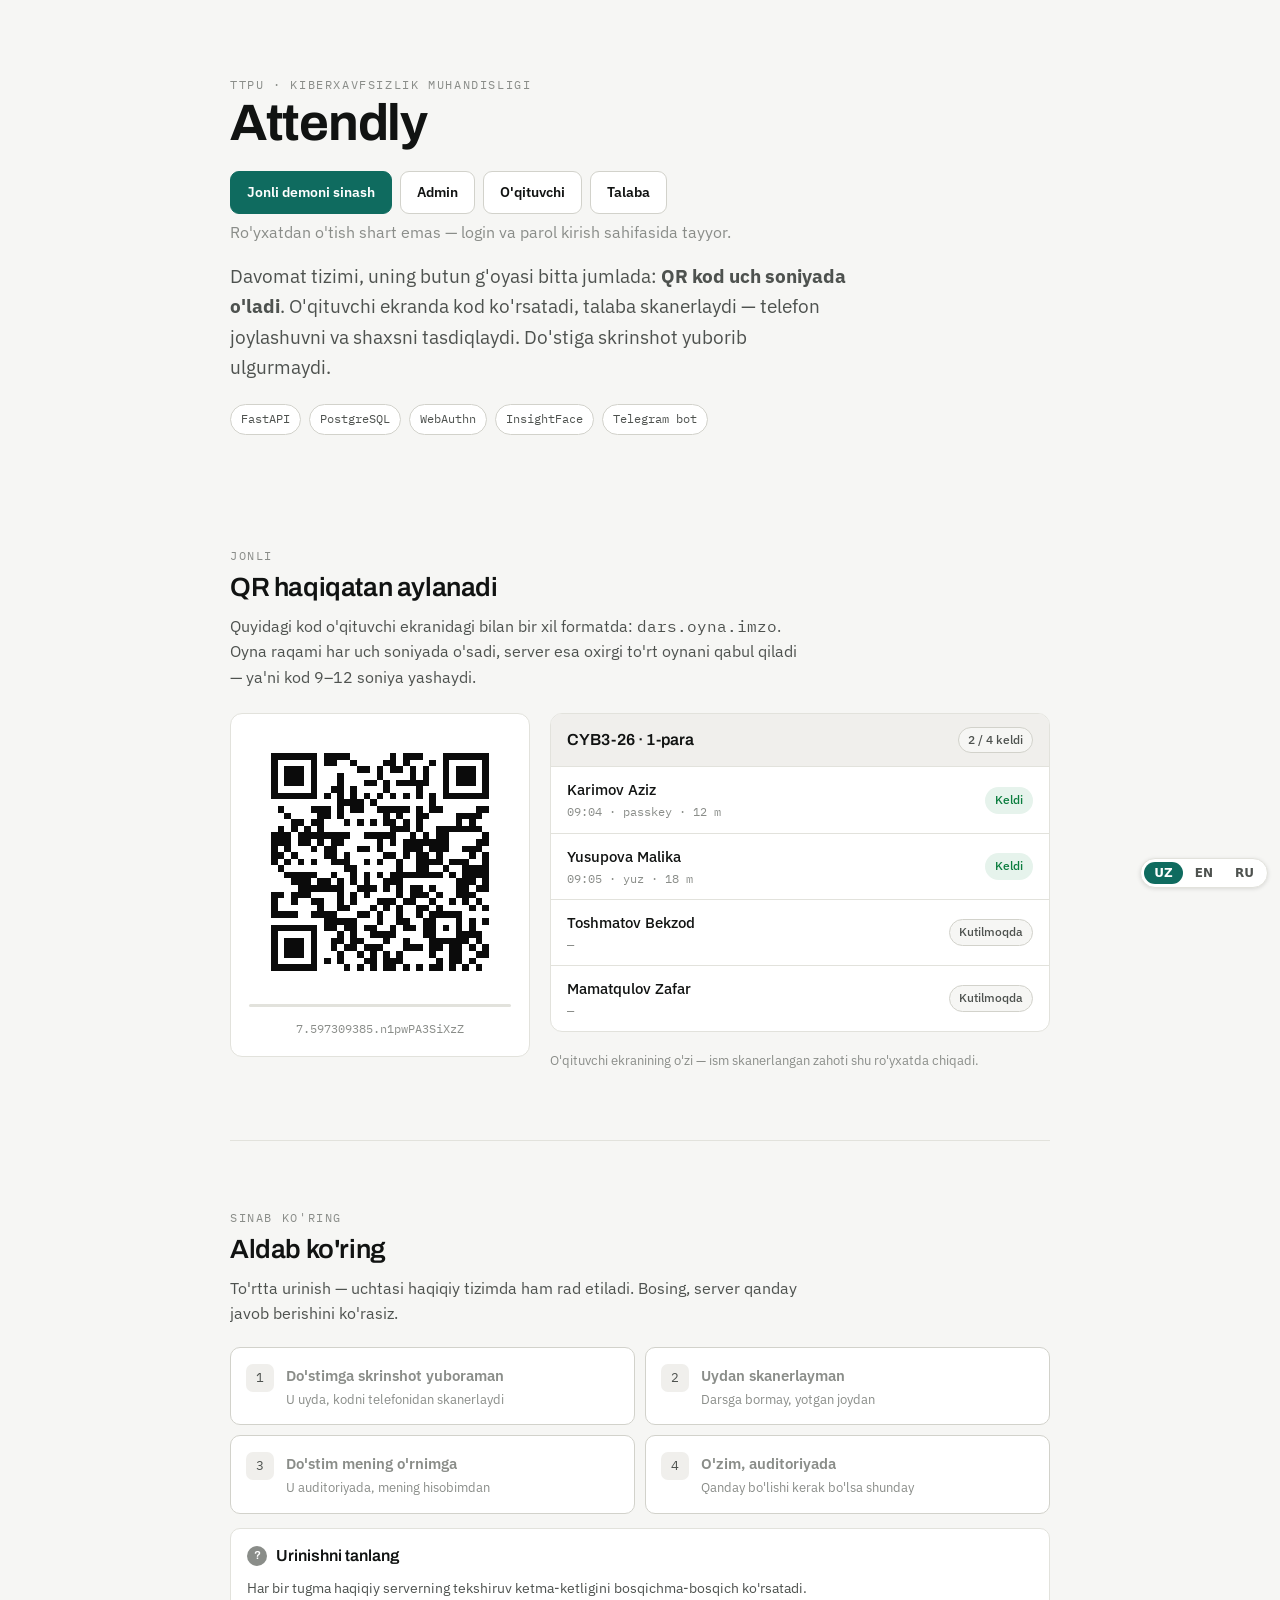
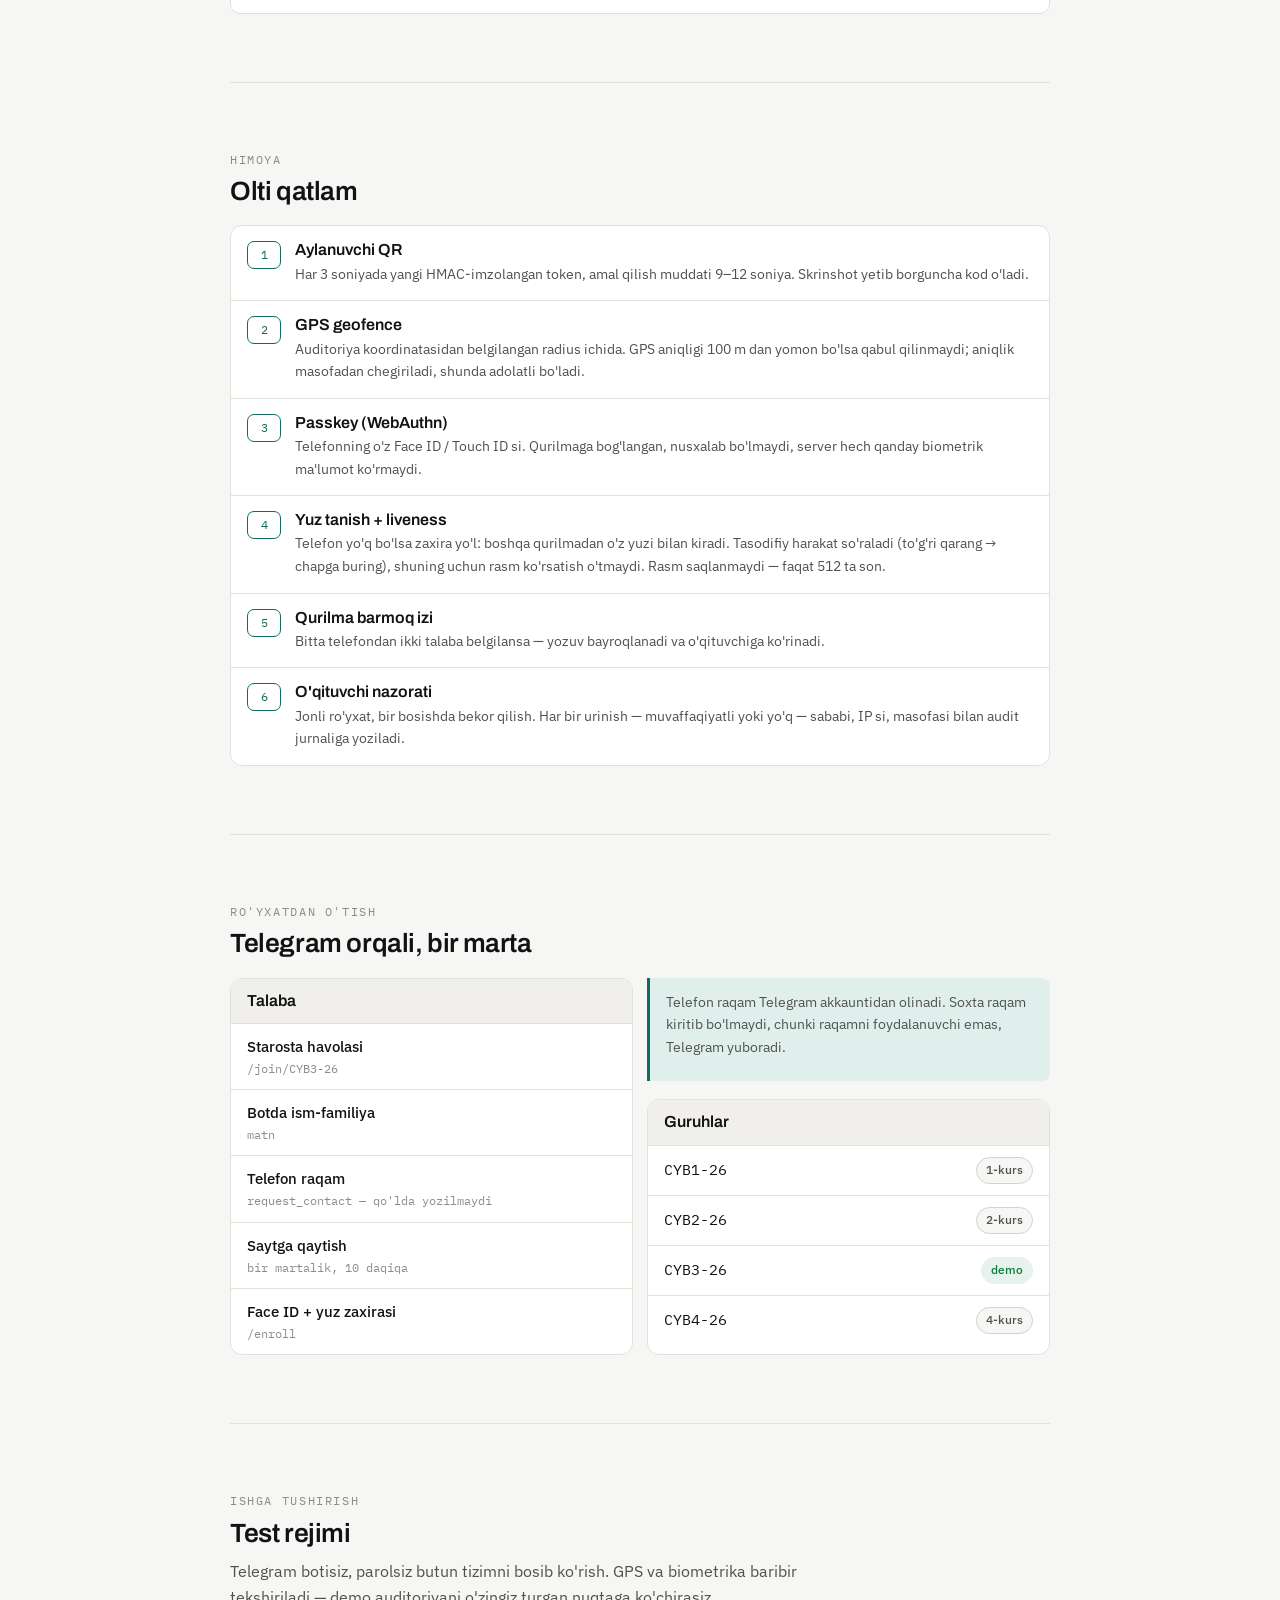
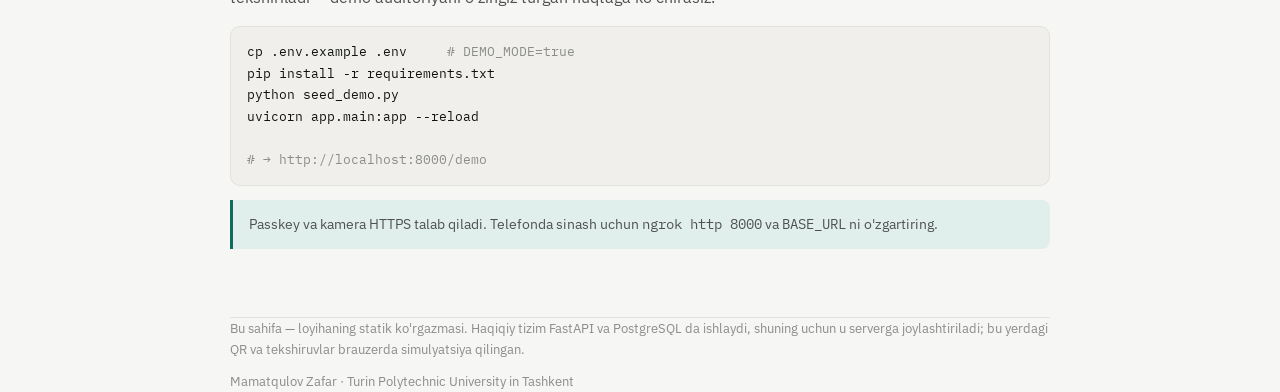
<file: docs/index.html>
<!doctype html>
<html lang="uz">
<head>
<meta charset="utf-8">
<meta name="viewport" content="width=device-width, initial-scale=1, viewport-fit=cover">
<meta name="theme-color" content="#0f6b5f">
<meta name="description" content="Attendly — TTPU davomat tizimi: har 3 soniyada yangilanadigan QR, GPS geofence, passkey va yuz tanish.">
<title>Attendly</title>
<link rel="preconnect" href="https://fonts.googleapis.com">
<link rel="preconnect" href="https://fonts.gstatic.com" crossorigin>
<link rel="stylesheet" href="https://fonts.googleapis.com/css2?family=Archivo:wght@500;600;700&family=IBM+Plex+Mono:wght@400;500&family=IBM+Plex+Sans:wght@400;500;600&display=swap">
<style>
/* Layout: bitta ustun, tik ritm keng; qahramon — tirik QR paneli */
:root{
  --bg:#f6f6f4; --surface:#ffffff; --sunken:#f0efec;
  --ink:#111312; --ink-2:#4e524f; --muted:#8a8d89;
  --line:#e2e2dc; --line-2:#d2d2cb;
  --accent:#0f6b5f; --accent-ink:#ffffff; --accent-soft:#e1efec;
  --ok:#0b7d3e; --warn:#a9700a; --bad:#c23131;
  --ok-soft:#e6f3ec; --warn-soft:#fbf2df; --bad-soft:#fbeaea;
  --display:'Archivo',system-ui,sans-serif;
  --body:'IBM Plex Sans',system-ui,sans-serif;
  --mono:'IBM Plex Mono',ui-monospace,monospace;
  --r:12px;
}
@media (prefers-color-scheme:dark){ :root:not([data-theme="light"]){
  color-scheme:dark;
  --bg:#101211; --surface:#191c1b; --sunken:#141716;
  --ink:#f3f4f2; --ink-2:#b6bab6; --muted:#878b87;
  --line:#2a2e2c; --line-2:#3a3f3c;
  --accent:#4fb5a3; --accent-ink:#0c1412; --accent-soft:#17302b;
  --ok:#53c07f; --warn:#d9a53c; --bad:#e97070;
  --ok-soft:#14261c; --warn-soft:#272013; --bad-soft:#2a1818;
}}
:root[data-theme="dark"]{
  color-scheme:dark;
  --bg:#101211; --surface:#191c1b; --sunken:#141716;
  --ink:#f3f4f2; --ink-2:#b6bab6; --muted:#878b87;
  --line:#2a2e2c; --line-2:#3a3f3c;
  --accent:#4fb5a3; --accent-ink:#0c1412; --accent-soft:#17302b;
  --ok:#53c07f; --warn:#d9a53c; --bad:#e97070;
  --ok-soft:#14261c; --warn-soft:#272013; --bad-soft:#2a1818;
}

*{box-sizing:border-box}
body{
  margin:0; background:var(--bg); color:var(--ink);
  font-family:var(--body); font-size:16px; line-height:1.6;
  -webkit-font-smoothing:antialiased;
}
.wrap{max-width:860px; margin:0 auto; padding-inline:20px; padding-block:0}
h1,h2,h3{font-family:var(--display); text-wrap:balance; margin:0; line-height:1.15}
h1{font-size:clamp(2.1rem,6vw,3.2rem); font-weight:700; letter-spacing:-.025em}
h2{font-size:clamp(1.3rem,3.4vw,1.65rem); font-weight:600; letter-spacing:-.015em}
h3{font-size:1rem; font-weight:600}
p{margin:0; color:var(--ink-2)}
a{color:var(--accent)}
.mono{font-family:var(--mono); font-variant-numeric:tabular-nums}

.eyebrow{
  font-family:var(--mono); font-size:.72rem; letter-spacing:.14em;
  text-transform:uppercase; color:var(--muted);
}
section{padding-block:clamp(40px,7vw,68px); border-top:1px solid var(--line)}
section:first-of-type{border-top:0}
.stack{display:grid; gap:18px}
.stack-sm{display:grid; gap:10px}

/* ---------- qahramon ---------- */
header.hero{padding-block:clamp(44px,8vw,76px) clamp(28px,5vw,44px)}
.hero .lede{font-size:clamp(1.02rem,2.3vw,1.18rem); max-width:56ch; margin-top:16px}
.tagstrip{display:flex; flex-wrap:wrap; gap:8px; margin-top:22px}
.tag{
  font-family:var(--mono); font-size:.74rem; padding:5px 10px;
  border:1px solid var(--line-2); border-radius:999px; color:var(--ink-2);
  background:var(--surface);
}

/* ---------- QR paneli ---------- */
.qrgrid{display:grid; gap:20px; grid-template-columns:1fr; align-items:start}
@media(min-width:720px){ .qrgrid{grid-template-columns:minmax(0,300px) minmax(0,1fr)} }
.qrcard{
  background:var(--surface); border:1px solid var(--line); border-radius:var(--r);
  padding:18px; display:grid; gap:12px; justify-items:center;
}
.qrbox{width:100%; max-width:260px; aspect-ratio:1; background:#fff; border-radius:8px; padding:8px}
.qrbox svg{width:100%; height:100%; display:block; shape-rendering:crispEdges}
.qrbox.dead{position:relative}
.qrbox.dead::after{
  content:"ESKIRGAN"; position:absolute; inset:0; display:grid; place-items:center;
  background:rgba(194,49,49,.92); color:#fff; border-radius:8px;
  font-family:var(--mono); font-size:.9rem; letter-spacing:.1em;
}
.ticker{width:100%; height:3px; background:var(--line); border-radius:2px; overflow:hidden}
.ticker i{display:block; height:100%; background:var(--accent); width:100%}
.tokenline{font-family:var(--mono); font-size:.76rem; color:var(--muted); word-break:break-all; text-align:center}

/* ---------- panel / qatorlar ---------- */
.panel{background:var(--surface); border:1px solid var(--line); border-radius:var(--r); overflow:hidden}
.panel-head{
  display:flex; align-items:center; justify-content:space-between; gap:12px;
  padding:13px 16px; border-bottom:1px solid var(--line); background:var(--sunken);
}
.panel-head h3{margin:0}
.rows{display:grid}
.row{
  display:flex; align-items:center; justify-content:space-between; gap:12px;
  padding:11px 16px; border-top:1px solid var(--line); font-size:.93rem;
}
.rows .row:first-child{border-top:0}
.row .who{min-width:0}
.row .who b{font-weight:500}
.row .sub{display:block; font-size:.76rem; color:var(--muted); font-family:var(--mono)}

.pill{
  font-size:.74rem; font-weight:500; padding:3px 9px; border-radius:999px;
  border:1px solid var(--line-2); color:var(--ink-2); background:var(--bg); white-space:nowrap;
}
.pill.ok{color:var(--ok); background:var(--ok-soft); border-color:transparent}
.pill.bad{color:var(--bad); background:var(--bad-soft); border-color:transparent}
.pill.warn{color:var(--warn); background:var(--warn-soft); border-color:transparent}

/* ---------- aldash simulyatori ---------- */
.tries{display:grid; gap:10px; grid-template-columns:1fr}
@media(min-width:620px){ .tries{grid-template-columns:1fr 1fr} }
.try{
  display:flex; gap:12px; align-items:flex-start; text-align:left; width:100%;
  padding:14px 15px; border:1px solid var(--line-2); border-radius:10px;
  background:var(--surface); color:var(--ink); font:inherit; cursor:pointer;
  transition:border-color .15s ease, background .15s ease;
}
.try:hover{border-color:var(--accent); background:var(--accent-soft)}
.try:disabled{opacity:.5; cursor:not-allowed}
.try:focus-visible{outline:2px solid var(--accent); outline-offset:2px}
.try .ico{
  flex:0 0 28px; height:28px; border-radius:7px; background:var(--sunken);
  display:grid; place-items:center; font-family:var(--mono); font-size:.8rem; color:var(--ink-2);
}
.try b{display:block; font-weight:600; font-size:.93rem}
.try span{display:block; font-size:.81rem; color:var(--muted); margin-top:2px}

.verdict{
  border-radius:10px; padding:14px 16px; border:1px solid var(--line);
  background:var(--surface); display:grid; gap:7px; min-height:84px;
}
.verdict .head{display:flex; align-items:center; gap:9px; font-weight:600; font-family:var(--display)}
.verdict .body{font-size:.9rem; color:var(--ink-2)}
.verdict .trace{font-family:var(--mono); font-size:.76rem; color:var(--muted)}
.verdict.ok{border-color:var(--ok); background:var(--ok-soft)}
.verdict.bad{border-color:var(--bad); background:var(--bad-soft)}
.verdict .head .mk{
  width:20px; height:20px; border-radius:50%; display:grid; place-items:center;
  font-size:.72rem; color:#fff; flex:0 0 20px;
}
.verdict.ok .mk{background:var(--ok)} .verdict.bad .mk{background:var(--bad)}

/* ---------- qatlamlar ---------- */
.layers{display:grid; gap:0; border:1px solid var(--line); border-radius:var(--r); overflow:hidden; background:var(--surface)}
.layer{display:grid; grid-template-columns:34px minmax(0,1fr); gap:14px; padding:15px 16px; border-top:1px solid var(--line)}
.layer:first-child{border-top:0}
.layer .n{
  font-family:var(--mono); font-size:.78rem; color:var(--accent);
  border:1px solid var(--accent); border-radius:7px; height:28px;
  display:grid; place-items:center;
}
.layer p{font-size:.88rem; margin-top:3px}

/* ---------- kod ---------- */
pre{
  margin:0; background:var(--sunken); border:1px solid var(--line); border-radius:10px;
  padding:14px 16px; overflow-x:auto; font-family:var(--mono); font-size:.82rem;
  line-height:1.65; color:var(--ink);
}
.note{
  border-left:3px solid var(--accent); background:var(--accent-soft);
  padding:13px 16px; border-radius:0 8px 8px 0; font-size:.89rem; color:var(--ink-2);
}
.grid2{display:grid; gap:14px; grid-template-columns:1fr}
@media(min-width:620px){ .grid2{grid-template-columns:1fr 1fr} }
footer{padding-block:34px 44px; border-top:1px solid var(--line); color:var(--muted); font-size:.84rem}
.sr{position:absolute; width:1px; height:1px; overflow:hidden; clip:rect(0 0 0 0)}
@media (prefers-reduced-motion:reduce){ *{transition-duration:.001ms !important; animation-duration:.001ms !important} }
</style>
</head>
<body>
<div class="wrap">

<header class="hero">
  <div class="eyebrow">TTPU · Kiberxavfsizlik muhandisligi</div>
  <h1>Attendly</h1>
  <div style="margin:18px 0 6px;display:flex;gap:8px;flex-wrap:wrap">
    <a href="login.html" style="display:inline-block;padding:9px 16px;border-radius:9px;text-decoration:none;font-weight:600;font-size:14px;border:1px solid var(--line-2);background:var(--accent);color:var(--accent-ink);border-color:var(--accent)">Jonli demoni sinash</a>
    <a href="admin/" style="display:inline-block;padding:9px 16px;border-radius:9px;text-decoration:none;font-weight:600;font-size:14px;border:1px solid var(--line-2);background:var(--surface);color:var(--ink)">Admin</a>
    <a href="teacher/" style="display:inline-block;padding:9px 16px;border-radius:9px;text-decoration:none;font-weight:600;font-size:14px;border:1px solid var(--line-2);background:var(--surface);color:var(--ink)">O'qituvchi</a>
    <a href="student/" style="display:inline-block;padding:9px 16px;border-radius:9px;text-decoration:none;font-weight:600;font-size:14px;border:1px solid var(--line-2);background:var(--surface);color:var(--ink)">Talaba</a></div>
  <p class="sm" style="color:var(--muted)">Ro'yxatdan o'tish shart emas — login va parol kirish sahifasida tayyor.</p>
  <p class="lede">Davomat tizimi, uning butun g'oyasi bitta jumlada: <b>QR kod uch soniyada
  o'ladi</b>. O'qituvchi ekranda kod ko'rsatadi, talaba skanerlaydi — telefon joylashuvni
  va shaxsni tasdiqlaydi. Do'stiga skrinshot yuborib ulgurmaydi.</p>
  <div class="tagstrip">
    <span class="tag">FastAPI</span>
    <span class="tag">PostgreSQL</span>
    <span class="tag">WebAuthn</span>
    <span class="tag">InsightFace</span>
    <span class="tag">Telegram bot</span>
  </div>
</header>

<section>
  <div class="eyebrow">Jonli</div>
  <h2 style="margin-top:8px">QR haqiqatan aylanadi</h2>
  <p style="margin-top:10px; max-width:58ch">Quyidagi kod o'qituvchi ekranidagi bilan bir xil
  formatda: <span class="mono">dars.oyna.imzo</span>. Oyna raqami har uch soniyada o'sadi,
  server esa oxirgi to'rt oynani qabul qiladi — ya'ni kod 9–12 soniya yashaydi.</p>

  <div class="qrgrid" style="margin-top:22px">
    <div class="qrcard">
      <div class="qrbox" id="qrbox"></div>
      <div class="ticker"><i id="ticker"></i></div>
      <div class="tokenline" id="tokenline">—</div>
    </div>

    <div class="stack">
      <div class="panel">
        <div class="panel-head">
          <h3>CYB3-26 · 1-para</h3>
          <span class="pill" id="count">0 / 4 keldi</span>
        </div>
        <div class="rows" id="roster"></div>
      </div>
      <p style="font-size:.84rem; color:var(--muted)">
        O'qituvchi ekranining o'zi — ism skanerlangan zahoti shu ro'yxatda chiqadi.
      </p>
    </div>
  </div>
</section>

<section>
  <div class="eyebrow">Sinab ko'ring</div>
  <h2 style="margin-top:8px">Aldab ko'ring</h2>
  <p style="margin-top:10px; max-width:58ch">To'rtta urinish — uchtasi haqiqiy tizimda ham
  rad etiladi. Bosing, server qanday javob berishini ko'rasiz.</p>

  <div class="tries" style="margin-top:20px">
    <button class="try" data-try="shot">
      <span class="ico">1</span>
      <span><b>Do'stimga skrinshot yuboraman</b>
      <span>U uyda, kodni telefonidan skanerlaydi</span></span>
    </button>
    <button class="try" data-try="home">
      <span class="ico">2</span>
      <span><b>Uydan skanerlayman</b>
      <span>Darsga bormay, yotgan joydan</span></span>
    </button>
    <button class="try" data-try="friend">
      <span class="ico">3</span>
      <span><b>Do'stim mening o'rnimga</b>
      <span>U auditoriyada, mening hisobimdan</span></span>
    </button>
    <button class="try" data-try="real">
      <span class="ico">4</span>
      <span><b>O'zim, auditoriyada</b>
      <span>Qanday bo'lishi kerak bo'lsa shunday</span></span>
    </button>
  </div>

  <div class="verdict" id="verdict" style="margin-top:14px">
    <div class="head"><span class="mk" style="background:var(--muted)">?</span>
      Urinishni tanlang</div>
    <div class="body">Har bir tugma haqiqiy serverning tekshiruv ketma-ketligini
      bosqichma-bosqich ko'rsatadi.</div>
  </div>
</section>

<section>
  <div class="eyebrow">Himoya</div>
  <h2 style="margin-top:8px">Olti qatlam</h2>
  <div class="layers" style="margin-top:18px">
    <div class="layer"><span class="n">1</span><div>
      <h3>Aylanuvchi QR</h3>
      <p>Har 3 soniyada yangi HMAC-imzolangan token, amal qilish muddati 9–12 soniya.
      Skrinshot yetib borguncha kod o'ladi.</p></div></div>
    <div class="layer"><span class="n">2</span><div>
      <h3>GPS geofence</h3>
      <p>Auditoriya koordinatasidan belgilangan radius ichida. GPS aniqligi 100 m dan
      yomon bo'lsa qabul qilinmaydi; aniqlik masofadan chegiriladi, shunda adolatli bo'ladi.</p></div></div>
    <div class="layer"><span class="n">3</span><div>
      <h3>Passkey (WebAuthn)</h3>
      <p>Telefonning o'z Face ID / Touch ID si. Qurilmaga bog'langan, nusxalab bo'lmaydi,
      server hech qanday biometrik ma'lumot ko'rmaydi.</p></div></div>
    <div class="layer"><span class="n">4</span><div>
      <h3>Yuz tanish + liveness</h3>
      <p>Telefon yo'q bo'lsa zaxira yo'l: boshqa qurilmadan o'z yuzi bilan kiradi.
      Tasodifiy harakat so'raladi (to'g'ri qarang → chapga buring), shuning uchun
      rasm ko'rsatish o'tmaydi. Rasm saqlanmaydi — faqat 512 ta son.</p></div></div>
    <div class="layer"><span class="n">5</span><div>
      <h3>Qurilma barmoq izi</h3>
      <p>Bitta telefondan ikki talaba belgilansa — yozuv bayroqlanadi va o'qituvchiga
      ko'rinadi.</p></div></div>
    <div class="layer"><span class="n">6</span><div>
      <h3>O'qituvchi nazorati</h3>
      <p>Jonli ro'yxat, bir bosishda bekor qilish. Har bir urinish — muvaffaqiyatli yoki
      yo'q — sababi, IP si, masofasi bilan audit jurnaliga yoziladi.</p></div></div>
  </div>
</section>

<section>
  <div class="eyebrow">Ro'yxatdan o'tish</div>
  <h2 style="margin-top:8px">Telegram orqali, bir marta</h2>
  <div class="grid2" style="margin-top:18px">
    <div class="panel">
      <div class="panel-head"><h3>Talaba</h3></div>
      <div class="rows">
        <div class="row"><span class="who"><b>Starosta havolasi</b>
          <span class="sub">/join/CYB3-26</span></span></div>
        <div class="row"><span class="who"><b>Botda ism-familiya</b>
          <span class="sub">matn</span></span></div>
        <div class="row"><span class="who"><b>Telefon raqam</b>
          <span class="sub">request_contact — qo'lda yozilmaydi</span></span></div>
        <div class="row"><span class="who"><b>Saytga qaytish</b>
          <span class="sub">bir martalik, 10 daqiqa</span></span></div>
        <div class="row"><span class="who"><b>Face ID + yuz zaxirasi</b>
          <span class="sub">/enroll</span></span></div>
      </div>
    </div>
    <div class="stack">
      <div class="note">Telefon raqam Telegram akkauntidan olinadi. Soxta raqam
        kiritib bo'lmaydi, chunki raqamni foydalanuvchi emas, Telegram yuboradi.</div>
      <div class="panel">
        <div class="panel-head"><h3>Guruhlar</h3></div>
        <div class="rows">
          <div class="row"><span class="mono">CYB1-26</span><span class="pill">1-kurs</span></div>
          <div class="row"><span class="mono">CYB2-26</span><span class="pill">2-kurs</span></div>
          <div class="row"><span class="mono">CYB3-26</span><span class="pill ok">demo</span></div>
          <div class="row"><span class="mono">CYB4-26</span><span class="pill">4-kurs</span></div>
        </div>
      </div>
    </div>
  </div>
</section>

<section>
  <div class="eyebrow">Ishga tushirish</div>
  <h2 style="margin-top:8px">Test rejimi</h2>
  <p style="margin-top:10px; max-width:58ch">Telegram botisiz, parolsiz butun tizimni
  bosib ko'rish. GPS va biometrika baribir tekshiriladi — demo auditoriyani o'zingiz
  turgan nuqtaga ko'chirasiz.</p>
  <pre style="margin-top:16px">cp .env.example .env     <span style="color:var(--muted)"># DEMO_MODE=true</span>
pip install -r requirements.txt
python seed_demo.py
uvicorn app.main:app --reload

<span style="color:var(--muted)"># → http://localhost:8000/demo</span></pre>
  <div class="note" style="margin-top:14px">
    Passkey va kamera HTTPS talab qiladi. Telefonda sinash uchun
    <span class="mono">ngrok http 8000</span> va <span class="mono">BASE_URL</span> ni
    o'zgartiring.
  </div>
</section>

<footer class="wrap" style="padding-inline:0">
  <p style="color:var(--muted)">Bu sahifa — loyihaning statik ko'rgazmasi. Haqiqiy tizim
  FastAPI va PostgreSQL da ishlaydi, shuning uchun u serverga joylashtiriladi;
  bu yerdagi QR va tekshiruvlar brauzerda simulyatsiya qilingan.</p>
  <p style="margin-top:10px; color:var(--muted)">Mamatqulov Zafar · Turin Polytechnic
  University in Tashkent</p>
</footer>

</div>

<script>
/* ---------- QR aylanishi ---------- */
const FRAMES = [{"t":"7.597309385.n1pwPA3SiXzZ","s":"<svg xmlns=\"http://www.w3.org/2000/svg\" viewBox=\"0 0 370 370\"><g transform=\"scale(10)\"><path fill=\"#fff\" d=\"M0 0h37v37h-37z\"/><path stroke=\"#0b0b0b\" d=\"M2 2.5h7m1 0h4m6 0h1m1 0h3m3 0h7m-33 1h1m5 0h1m1 0h2m2 0h1m4 0h2m1 0h1m3 0h1m1 0h1m5 0h1m-33 1h1m1 0h3m1 0h1m6 0h2m1 0h1m1 0h2m1 0h1m1 0h1m2 0h1m1 0h3m1 0h1m-33 1h1m1 0h3m1 0h1m3 0h1m5 0h1m4 0h1m1 0h1m2 0h1m1 0h3m1 0h1m-33 1h1m1 0h3m1 0h1m3 0h1m3 0h2m1 0h1m1 0h5m2 0h1m1 0h3m1 0h1m-33 1h1m5 0h1m2 0h2m1 0h1m4 0h1m4 0h1m3 0h1m5 0h1m-33 1h7m1 0h1m1 0h1m1 0h1m1 0h1m1 0h1m1 0h1m1 0h1m1 0h1m1 0h1m1 0h7m-23 1h4m1 0h1m8 0h1m-24 1h1m4 0h3m1 0h1m1 0h2m2 0h5m1 0h1m1 0h2m5 0h2m-31 1h1m4 0h2m1 0h1m6 0h1m1 0h1m2 0h2m4 0h4m-29 1h2m1 0h2m3 0h1m1 0h1m1 0h1m1 0h2m1 0h1m1 0h1m5 0h1m1 0h1m-30 1h1m1 0h1m1 0h1m1 0h1m10 0h3m1 0h1m2 0h7m-32 1h3m1 0h8m2 0h5m2 0h1m1 0h1m1 0h2m5 0h1m-33 1h3m1 0h2m1 0h1m1 0h2m5 0h1m1 0h1m1 0h7m4 0h2m-33 1h1m1 0h1m3 0h1m1 0h2m3 0h2m1 0h1m3 0h3m1 0h3m2 0h3m-32 1h2m1 0h1m4 0h2m1 0h1m5 0h2m1 0h1m1 0h2m1 0h1m4 0h1m1 0h1m-33 1h1m1 0h1m1 0h1m1 0h1m2 0h3m2 0h1m1 0h1m2 0h1m2 0h4m1 0h3m2 0h1m-32 1h1m9 0h2m6 0h1m2 0h2m2 0h1m2 0h4m-31 1h5m2 0h1m2 0h1m1 0h1m1 0h1m1 0h8m1 0h1m1 0h4m-30 1h3m1 0h2m1 0h1m1 0h1m1 0h1m2 0h3m8 0h3m1 0h1m-29 1h7m2 0h3m1 0h1m1 0h1m1 0h2m1 0h1m3 0h2m1 0h2m-33 1h2m1 0h3m4 0h1m1 0h1m1 0h1m4 0h1m1 0h3m1 0h1m2 0h3m-31 1h1m2 0h1m2 0h2m2 0h1m1 0h1m3 0h3m1 0h2m2 0h1m2 0h1m1 0h1m1 0h1m-32 1h1m6 0h1m2 0h2m3 0h1m1 0h1m1 0h1m2 0h2m1 0h1m4 0h1m1 0h1m-33 1h4m2 0h4m3 0h2m1 0h1m2 0h1m2 0h1m1 0h5m-21 1h5m3 0h1m2 0h2m2 0h2m3 0h1m1 0h1m1 0h1m-33 1h7m1 0h2m1 0h2m1 0h2m2 0h1m1 0h2m1 0h2m1 0h1m1 0h1m1 0h1m-31 1h1m5 0h1m3 0h1m1 0h1m2 0h4m4 0h2m3 0h4m-32 1h1m1 0h3m1 0h1m2 0h2m1 0h2m3 0h1m2 0h1m3 0h6m1 0h1m-32 1h1m1 0h3m1 0h1m2 0h1m1 0h2m1 0h3m3 0h3m1 0h2m1 0h2m1 0h1m1 0h1m-33 1h1m1 0h3m1 0h1m3 0h1m2 0h1m1 0h1m1 0h1m1 0h1m4 0h1m2 0h2m2 0h2m-33 1h1m5 0h1m1 0h1m1 0h1m3 0h2m1 0h3m5 0h1m1 0h2m1 0h1m-31 1h7m4 0h1m1 0h1m1 0h1m1 0h2m1 0h1m1 0h1m1 0h2m1 0h1m1 0h1m1 0h1\"/></g></svg>"},{"t":"7.597309386.EsYcNBBilcPu","s":"<svg xmlns=\"http://www.w3.org/2000/svg\" viewBox=\"0 0 370 370\"><g transform=\"scale(10)\"><path fill=\"#fff\" d=\"M0 0h37v37h-37z\"/><path stroke=\"#0b0b0b\" d=\"M2 2.5h7m1 0h1m1 0h2m1 0h1m3 0h2m1 0h1m1 0h1m3 0h7m-33 1h1m5 0h1m1 0h2m2 0h1m5 0h1m1 0h1m3 0h1m1 0h1m5 0h1m-33 1h1m1 0h3m1 0h1m3 0h1m2 0h1m2 0h1m1 0h2m1 0h3m2 0h1m1 0h3m1 0h1m-33 1h1m1 0h3m1 0h1m2 0h2m1 0h3m1 0h2m3 0h1m1 0h1m2 0h1m1 0h3m1 0h1m-33 1h1m1 0h3m1 0h1m5 0h1m1 0h1m2 0h1m2 0h2m4 0h1m1 0h3m1 0h1m-33 1h1m5 0h1m2 0h2m4 0h1m1 0h1m2 0h1m1 0h1m3 0h1m5 0h1m-33 1h7m1 0h1m1 0h1m1 0h1m1 0h1m1 0h1m1 0h1m1 0h1m1 0h1m1 0h1m1 0h7m-23 1h2m1 0h1m2 0h1m2 0h1m3 0h2m-24 1h1m4 0h3m1 0h1m1 0h2m1 0h4m1 0h1m1 0h1m1 0h2m5 0h2m-33 1h1m1 0h1m4 0h2m1 0h1m2 0h1m5 0h1m2 0h2m4 0h4m-32 1h1m2 0h1m1 0h3m2 0h2m1 0h1m1 0h1m4 0h1m7 0h1m1 0h1m-28 1h2m2 0h1m1 0h2m2 0h1m5 0h2m1 0h1m2 0h7m-32 1h1m1 0h1m3 0h13m1 0h2m1 0h1m1 0h2m5 0h1m-33 1h1m1 0h1m1 0h2m3 0h2m1 0h1m3 0h1m1 0h4m1 0h1m1 0h2m4 0h2m-33 1h1m5 0h1m2 0h1m3 0h2m6 0h2m2 0h2m2 0h3m-32 1h3m5 0h2m2 0h1m2 0h1m1 0h2m3 0h1m2 0h1m4 0h1m1 0h1m-33 1h1m1 0h1m1 0h1m1 0h2m1 0h3m2 0h3m2 0h1m2 0h1m1 0h2m1 0h3m2 0h1m-33 1h2m2 0h1m4 0h1m1 0h3m5 0h1m1 0h3m2 0h1m2 0h4m-33 1h7m3 0h1m1 0h1m1 0h1m1 0h5m2 0h3m1 0h1m1 0h4m-32 1h1m1 0h2m2 0h3m2 0h2m3 0h1m1 0h1m8 0h3m1 0h1m-33 1h1m2 0h1m1 0h3m4 0h2m1 0h5m1 0h2m1 0h1m3 0h2m1 0h2m-33 1h1m2 0h3m1 0h1m2 0h3m6 0h1m1 0h2m2 0h1m2 0h3m-31 1h1m5 0h1m3 0h2m5 0h2m1 0h2m2 0h1m2 0h1m1 0h1m1 0h1m-32 1h1m1 0h2m4 0h1m1 0h1m4 0h1m1 0h1m4 0h2m1 0h1m4 0h1m1 0h1m-33 1h2m1 0h1m2 0h1m1 0h2m1 0h1m1 0h4m5 0h1m1 0h5m-21 1h1m1 0h4m2 0h2m1 0h2m2 0h2m3 0h1m1 0h1m1 0h1m-33 1h7m1 0h2m1 0h5m4 0h1m2 0h2m1 0h1m1 0h1m1 0h1m-31 1h1m5 0h1m3 0h1m1 0h2m1 0h2m1 0h1m3 0h3m3 0h4m-32 1h1m1 0h3m1 0h1m5 0h2m3 0h2m2 0h2m1 0h6m1 0h1m-32 1h1m1 0h3m1 0h1m2 0h2m1 0h1m1 0h3m2 0h3m2 0h2m1 0h2m1 0h1m1 0h1m-33 1h1m1 0h3m1 0h1m3 0h2m1 0h1m1 0h1m1 0h1m1 0h2m3 0h1m2 0h2m2 0h2m-33 1h1m5 0h1m1 0h1m1 0h1m1 0h1m1 0h2m1 0h3m5 0h1m1 0h2m1 0h1m-31 1h7m4 0h1m1 0h1m3 0h2m1 0h1m1 0h1m1 0h1m1 0h2m1 0h1m1 0h1\"/></g></svg>"},{"t":"7.597309387.dSFpSmFkl6To","s":"<svg xmlns=\"http://www.w3.org/2000/svg\" viewBox=\"0 0 370 370\"><g transform=\"scale(10)\"><path fill=\"#fff\" d=\"M0 0h37v37h-37z\"/><path stroke=\"#0b0b0b\" d=\"M2 2.5h7m1 0h1m1 0h2m5 0h2m1 0h3m3 0h7m-33 1h1m5 0h1m1 0h2m2 0h3m5 0h3m1 0h1m1 0h1m5 0h1m-33 1h1m1 0h3m1 0h1m3 0h1m2 0h2m1 0h1m1 0h2m1 0h1m1 0h1m2 0h1m1 0h3m1 0h1m-33 1h1m1 0h3m1 0h1m6 0h2m2 0h1m3 0h1m1 0h2m1 0h1m1 0h3m1 0h1m-33 1h1m1 0h3m1 0h1m3 0h3m1 0h1m1 0h3m1 0h3m3 0h1m1 0h3m1 0h1m-33 1h1m5 0h1m2 0h3m3 0h3m4 0h1m3 0h1m5 0h1m-33 1h7m1 0h1m1 0h1m1 0h1m1 0h1m1 0h1m1 0h1m1 0h1m1 0h1m1 0h1m1 0h7m-23 1h4m2 0h1m2 0h2m2 0h2m-24 1h1m4 0h3m1 0h1m1 0h2m1 0h4m1 0h1m1 0h1m1 0h2m5 0h2m-33 1h1m1 0h1m4 0h4m6 0h1m1 0h1m2 0h2m4 0h4m-32 1h1m2 0h2m1 0h2m3 0h1m3 0h1m1 0h1m2 0h2m6 0h1m1 0h1m-30 1h1m1 0h1m3 0h1m1 0h1m9 0h2m4 0h7m-31 1h2m3 0h3m2 0h3m1 0h1m1 0h2m2 0h1m1 0h1m1 0h2m5 0h1m-33 1h1m3 0h2m2 0h2m1 0h1m3 0h2m1 0h2m1 0h2m2 0h2m4 0h2m-33 1h1m1 0h1m3 0h1m1 0h2m1 0h6m4 0h2m1 0h3m2 0h3m-32 1h2m1 0h1m5 0h1m6 0h3m3 0h1m2 0h1m4 0h1m1 0h1m-33 1h1m1 0h1m1 0h1m1 0h1m2 0h2m3 0h3m2 0h1m2 0h1m1 0h2m1 0h3m2 0h1m-32 1h1m2 0h1m6 0h2m4 0h1m1 0h1m2 0h2m2 0h1m2 0h4m-32 1h6m2 0h1m2 0h2m2 0h2m1 0h2m1 0h4m1 0h1m1 0h4m-33 1h2m1 0h3m1 0h2m1 0h1m1 0h1m4 0h1m1 0h1m2 0h1m5 0h3m1 0h1m-33 1h2m2 0h4m1 0h2m1 0h8m2 0h1m1 0h1m3 0h2m1 0h2m-33 1h2m1 0h3m1 0h1m2 0h2m3 0h2m2 0h1m1 0h3m1 0h1m2 0h3m-31 1h1m1 0h2m2 0h1m1 0h1m1 0h1m4 0h4m1 0h2m2 0h1m2 0h1m1 0h1m1 0h1m-32 1h1m1 0h1m7 0h3m4 0h1m1 0h1m2 0h2m1 0h1m4 0h1m1 0h1m-33 1h2m1 0h1m2 0h4m3 0h4m5 0h1m1 0h5m-21 1h5m3 0h1m2 0h3m1 0h2m3 0h1m1 0h1m1 0h1m-33 1h7m1 0h1m2 0h2m1 0h2m2 0h1m1 0h5m1 0h1m1 0h1m1 0h1m-31 1h1m5 0h1m2 0h2m1 0h1m1 0h4m5 0h2m3 0h4m-32 1h1m1 0h3m1 0h1m2 0h1m7 0h2m2 0h2m1 0h6m1 0h1m-32 1h1m1 0h3m1 0h1m2 0h2m3 0h1m1 0h1m1 0h4m2 0h2m1 0h2m1 0h1m1 0h1m-33 1h1m1 0h3m1 0h1m3 0h1m1 0h2m1 0h1m1 0h1m1 0h2m3 0h1m2 0h2m2 0h2m-33 1h1m5 0h1m1 0h1m1 0h1m3 0h1m2 0h4m4 0h1m1 0h2m1 0h1m-31 1h7m4 0h1m1 0h1m3 0h2m1 0h1m1 0h1m1 0h4m1 0h1m1 0h1\"/></g></svg>"},{"t":"7.597309388.ZU0lNa6oJ7-o","s":"<svg xmlns=\"http://www.w3.org/2000/svg\" viewBox=\"0 0 370 370\"><g transform=\"scale(10)\"><path fill=\"#fff\" d=\"M0 0h37v37h-37z\"/><path stroke=\"#0b0b0b\" d=\"M2 2.5h7m1 0h1m4 0h2m1 0h4m1 0h1m1 0h1m2 0h7m-33 1h1m5 0h1m5 0h2m1 0h1m4 0h2m2 0h1m1 0h1m5 0h1m-33 1h1m1 0h3m1 0h1m7 0h1m1 0h1m2 0h1m1 0h1m1 0h1m2 0h1m1 0h3m1 0h1m-33 1h1m1 0h3m1 0h1m2 0h1m2 0h2m1 0h1m1 0h1m4 0h2m2 0h1m1 0h3m1 0h1m-33 1h1m1 0h3m1 0h1m1 0h1m1 0h3m3 0h4m1 0h1m1 0h2m1 0h1m1 0h3m1 0h1m-33 1h1m5 0h1m1 0h1m1 0h3m4 0h1m2 0h3m3 0h1m5 0h1m-33 1h7m1 0h1m1 0h1m1 0h1m1 0h1m1 0h1m1 0h1m1 0h1m1 0h1m1 0h1m1 0h7m-24 1h3m1 0h1m2 0h1m2 0h3m-21 1h7m2 0h4m2 0h3m1 0h1m1 0h1m1 0h1m2 0h2m3 0h1m-33 1h1m2 0h1m3 0h1m6 0h4m1 0h2m2 0h1m2 0h2m1 0h4m-30 1h2m1 0h2m1 0h1m1 0h1m1 0h1m1 0h1m1 0h1m2 0h3m5 0h1m1 0h1m-31 1h2m2 0h1m2 0h1m1 0h1m5 0h1m3 0h3m3 0h2m1 0h4m-32 1h1m2 0h1m2 0h1m3 0h1m1 0h1m2 0h1m2 0h5m5 0h2m1 0h1m-32 1h3m1 0h2m1 0h2m1 0h2m3 0h1m2 0h2m5 0h3m3 0h2m-33 1h1m5 0h2m1 0h1m1 0h1m1 0h4m4 0h2m1 0h3m2 0h3m-32 1h3m1 0h1m3 0h1m1 0h3m1 0h1m1 0h4m1 0h1m1 0h6m1 0h1m-31 1h1m1 0h1m1 0h1m1 0h1m2 0h3m2 0h3m2 0h1m2 0h4m1 0h3m2 0h1m-33 1h2m1 0h1m5 0h1m1 0h2m2 0h1m1 0h1m1 0h1m2 0h2m2 0h2m1 0h4m-32 1h1m1 0h1m2 0h3m2 0h2m5 0h1m3 0h1m1 0h1m1 0h3m1 0h1m-31 1h1m3 0h2m1 0h2m3 0h4m1 0h1m1 0h1m1 0h1m5 0h4m1 0h1m-32 1h1m1 0h1m1 0h4m1 0h1m4 0h5m2 0h1m5 0h2m1 0h2m-33 1h4m1 0h1m3 0h1m1 0h2m1 0h3m1 0h1m1 0h1m4 0h3m1 0h2m1 0h1m-33 1h1m5 0h2m2 0h3m3 0h3m1 0h2m2 0h1m2 0h1m1 0h1m1 0h1m-32 1h1m2 0h1m3 0h1m1 0h4m4 0h1m1 0h5m1 0h1m1 0h1m2 0h1m1 0h1m-33 1h1m2 0h4m2 0h2m4 0h1m1 0h1m1 0h2m2 0h7m1 0h2m-25 1h1m1 0h3m2 0h3m1 0h3m1 0h2m3 0h1m1 0h1m1 0h1m-33 1h7m1 0h8m2 0h1m1 0h2m1 0h2m1 0h1m1 0h1m1 0h1m-31 1h1m5 0h1m1 0h1m1 0h1m1 0h3m2 0h1m2 0h5m3 0h5m-33 1h1m1 0h3m1 0h1m1 0h1m3 0h2m3 0h2m5 0h6m1 0h1m-32 1h1m1 0h3m1 0h1m1 0h1m1 0h2m7 0h2m1 0h1m1 0h2m2 0h1m1 0h1m1 0h1m-33 1h1m1 0h3m1 0h1m1 0h1m5 0h3m5 0h6m1 0h1m-30 1h1m5 0h1m1 0h5m1 0h8m4 0h1m1 0h1m1 0h1m-31 1h7m6 0h1m3 0h2m1 0h1m1 0h1m1 0h1m2 0h1m1 0h1m1 0h1\"/></g></svg>"},{"t":"7.597309389.5iDTDaeWjbbn","s":"<svg xmlns=\"http://www.w3.org/2000/svg\" viewBox=\"0 0 370 370\"><g transform=\"scale(10)\"><path fill=\"#fff\" d=\"M0 0h37v37h-37z\"/><path stroke=\"#0b0b0b\" d=\"M2 2.5h7m1 0h1m1 0h1m2 0h1m1 0h1m2 0h3m1 0h2m2 0h7m-33 1h1m5 0h1m1 0h4m3 0h1m3 0h5m2 0h1m5 0h1m-33 1h1m1 0h3m1 0h1m1 0h1m1 0h1m2 0h1m1 0h1m2 0h3m1 0h2m2 0h1m1 0h3m1 0h1m-33 1h1m1 0h3m1 0h1m1 0h2m1 0h2m1 0h2m2 0h2m1 0h2m3 0h1m1 0h3m1 0h1m-33 1h1m1 0h3m1 0h1m1 0h3m6 0h3m6 0h1m1 0h3m1 0h1m-33 1h1m5 0h1m3 0h1m1 0h2m4 0h2m1 0h4m1 0h1m5 0h1m-33 1h7m1 0h1m1 0h1m1 0h1m1 0h1m1 0h1m1 0h1m1 0h1m1 0h1m1 0h1m1 0h7m-25 1h4m4 0h3m2 0h1m1 0h1m-23 1h2m1 0h1m1 0h2m1 0h1m2 0h4m1 0h2m2 0h1m1 0h2m1 0h1m1 0h5m-33 1h2m1 0h1m1 0h1m3 0h1m1 0h6m1 0h1m1 0h2m2 0h4m4 0h1m-33 1h3m1 0h1m1 0h4m1 0h1m2 0h1m1 0h2m8 0h2m2 0h1m1 0h1m-33 1h1m3 0h1m4 0h1m1 0h2m2 0h1m1 0h1m2 0h2m1 0h2m1 0h1m1 0h1m-27 1h5m1 0h2m2 0h2m4 0h3m3 0h1m1 0h2m1 0h1m1 0h2m-32 1h4m2 0h1m2 0h1m2 0h2m2 0h1m2 0h1m3 0h1m1 0h2m1 0h2m1 0h1m-33 1h1m2 0h2m1 0h3m1 0h1m1 0h2m2 0h1m3 0h1m4 0h1m1 0h6m-29 1h2m2 0h1m1 0h1m1 0h3m6 0h1m1 0h2m1 0h4m1 0h1m-32 1h1m1 0h2m2 0h1m1 0h1m2 0h1m7 0h3m2 0h3m2 0h1m-30 1h1m2 0h3m1 0h1m5 0h1m1 0h1m2 0h1m2 0h2m1 0h4m4 0h1m-33 1h1m1 0h1m3 0h2m1 0h10m1 0h1m3 0h1m5 0h1m1 0h1m-28 1h1m2 0h1m2 0h1m3 0h1m1 0h2m2 0h1m1 0h3m1 0h2m2 0h2m-32 1h4m1 0h3m1 0h1m3 0h1m1 0h1m1 0h4m4 0h2m1 0h1m1 0h1m-31 1h1m7 0h3m1 0h3m1 0h1m2 0h1m5 0h2m3 0h2m-33 1h1m2 0h2m1 0h1m1 0h2m1 0h1m2 0h2m1 0h2m3 0h1m1 0h1m1 0h1m1 0h2m1 0h2m-32 1h1m1 0h1m1 0h1m1 0h1m1 0h3m1 0h1m2 0h1m1 0h1m1 0h3m1 0h1m2 0h1m1 0h1m1 0h2m-33 1h1m1 0h1m2 0h2m1 0h1m5 0h4m3 0h9m1 0h1m-24 1h1m1 0h1m2 0h1m1 0h2m1 0h1m1 0h2m2 0h1m3 0h2m1 0h2m-33 1h7m1 0h7m1 0h2m4 0h3m1 0h1m1 0h1m1 0h1m1 0h1m-33 1h1m5 0h1m4 0h1m1 0h2m3 0h5m1 0h1m3 0h1m3 0h1m-33 1h1m1 0h3m1 0h1m1 0h2m2 0h4m1 0h1m3 0h1m2 0h6m1 0h2m-33 1h1m1 0h3m1 0h1m4 0h1m1 0h2m1 0h2m1 0h2m2 0h1m4 0h2m1 0h2m-33 1h1m1 0h3m1 0h1m1 0h4m4 0h1m4 0h1m1 0h3m2 0h2m2 0h1m-33 1h1m5 0h1m1 0h4m1 0h2m1 0h1m2 0h3m1 0h4m1 0h2m1 0h1m-32 1h7m2 0h3m1 0h6m2 0h1m2 0h3m1 0h2m1 0h2\"/></g></svg>"},{"t":"7.597309390.3ouYJ8FGWVjV","s":"<svg xmlns=\"http://www.w3.org/2000/svg\" viewBox=\"0 0 370 370\"><g transform=\"scale(10)\"><path fill=\"#fff\" d=\"M0 0h37v37h-37z\"/><path stroke=\"#0b0b0b\" d=\"M2 2.5h7m1 0h4m6 0h1m1 0h3m3 0h7m-33 1h1m5 0h1m1 0h1m3 0h3m2 0h2m1 0h1m1 0h1m1 0h1m1 0h1m5 0h1m-33 1h1m1 0h3m1 0h1m2 0h1m6 0h1m1 0h2m1 0h3m2 0h1m1 0h3m1 0h1m-33 1h1m1 0h3m1 0h1m2 0h1m10 0h1m2 0h1m2 0h1m1 0h3m1 0h1m-33 1h1m1 0h3m1 0h1m3 0h3m2 0h1m1 0h1m1 0h5m2 0h1m1 0h3m1 0h1m-33 1h1m5 0h1m2 0h3m5 0h1m4 0h1m3 0h1m5 0h1m-33 1h7m1 0h1m1 0h1m1 0h1m1 0h1m1 0h1m1 0h1m1 0h1m1 0h1m1 0h1m1 0h7m-23 1h1m1 0h2m1 0h1m3 0h2m2 0h1m-23 1h1m4 0h3m1 0h1m1 0h2m2 0h3m1 0h1m1 0h4m5 0h2m-31 1h1m1 0h1m2 0h2m1 0h1m2 0h1m5 0h1m1 0h3m4 0h4m-32 1h2m1 0h1m1 0h3m2 0h2m1 0h1m1 0h1m1 0h1m2 0h2m6 0h1m1 0h1m-31 1h2m1 0h3m1 0h1m5 0h1m4 0h3m1 0h1m2 0h7m-32 1h1m1 0h1m1 0h1m1 0h2m1 0h1m1 0h1m3 0h1m1 0h2m2 0h1m1 0h4m5 0h1m-33 1h2m1 0h3m1 0h3m1 0h2m2 0h1m2 0h1m1 0h2m1 0h1m1 0h2m4 0h2m-33 1h1m1 0h1m3 0h1m2 0h1m3 0h2m5 0h3m2 0h2m2 0h3m-32 1h3m4 0h3m1 0h2m3 0h4m2 0h4m4 0h1m1 0h1m-33 1h1m3 0h1m1 0h1m2 0h3m2 0h1m1 0h1m5 0h1m1 0h2m1 0h3m2 0h1m-32 1h1m9 0h2m4 0h1m1 0h1m1 0h3m2 0h1m2 0h4m-31 1h5m3 0h1m1 0h1m3 0h1m1 0h3m1 0h4m1 0h1m1 0h4m-32 1h1m1 0h1m3 0h2m3 0h1m5 0h2m5 0h1m2 0h3m1 0h1m-33 1h1m2 0h1m2 0h5m4 0h1m2 0h3m7 0h2m1 0h2m-33 1h3m1 0h1m5 0h3m2 0h2m4 0h1m1 0h3m2 0h3m-31 1h1m2 0h1m2 0h1m1 0h1m1 0h3m2 0h4m1 0h2m2 0h1m2 0h1m1 0h1m1 0h1m-32 1h1m2 0h1m3 0h1m2 0h3m2 0h1m1 0h1m1 0h2m1 0h2m1 0h1m4 0h1m1 0h1m-33 1h2m1 0h1m2 0h4m1 0h1m1 0h2m1 0h1m2 0h1m2 0h1m1 0h5m-21 1h5m3 0h1m2 0h3m1 0h2m3 0h1m1 0h1m1 0h1m-33 1h7m1 0h5m1 0h2m1 0h2m1 0h2m1 0h2m1 0h1m1 0h1m1 0h1m-31 1h1m5 0h1m2 0h2m1 0h2m1 0h2m1 0h1m3 0h3m3 0h4m-32 1h1m1 0h3m1 0h1m3 0h1m1 0h1m3 0h1m1 0h1m2 0h2m1 0h6m1 0h1m-32 1h1m1 0h3m1 0h1m2 0h4m3 0h1m1 0h1m1 0h2m2 0h2m1 0h2m1 0h1m1 0h1m-33 1h1m1 0h3m1 0h1m3 0h1m2 0h1m1 0h3m1 0h2m3 0h1m2 0h2m2 0h2m-33 1h1m5 0h1m1 0h1m1 0h3m1 0h1m1 0h5m6 0h2m1 0h1m-31 1h7m4 0h1m1 0h1m1 0h1m1 0h2m1 0h1m1 0h1m1 0h1m2 0h1m1 0h1m1 0h1\"/></g></svg>"},{"t":"7.597309391.JCCW9mA7pMra","s":"<svg xmlns=\"http://www.w3.org/2000/svg\" viewBox=\"0 0 370 370\"><g transform=\"scale(10)\"><path fill=\"#fff\" d=\"M0 0h37v37h-37z\"/><path stroke=\"#0b0b0b\" d=\"M2 2.5h7m2 0h3m5 0h2m1 0h3m3 0h7m-33 1h1m5 0h1m1 0h2m2 0h1m4 0h3m1 0h1m2 0h1m1 0h1m5 0h1m-33 1h1m1 0h3m1 0h1m6 0h2m3 0h1m2 0h1m1 0h1m2 0h1m1 0h3m1 0h1m-33 1h1m1 0h3m1 0h1m1 0h1m1 0h1m1 0h3m1 0h2m5 0h2m1 0h1m1 0h3m1 0h1m-33 1h1m1 0h3m1 0h1m1 0h1m7 0h1m1 0h2m1 0h3m2 0h1m1 0h3m1 0h1m-33 1h1m5 0h1m2 0h1m1 0h1m3 0h1m4 0h1m2 0h1m2 0h1m5 0h1m-33 1h7m1 0h1m1 0h1m1 0h1m1 0h1m1 0h1m1 0h1m1 0h1m1 0h1m1 0h1m1 0h7m-25 1h1m1 0h3m1 0h2m3 0h1m3 0h2m-24 1h1m1 0h4m1 0h1m3 0h1m2 0h1m1 0h2m1 0h1m3 0h3m1 0h2m1 0h1m-32 1h1m1 0h1m4 0h4m8 0h1m2 0h2m4 0h4m-32 1h1m1 0h2m2 0h3m1 0h1m3 0h2m1 0h2m3 0h2m2 0h1m1 0h3m1 0h1m-30 1h2m2 0h1m3 0h1m4 0h2m1 0h2m2 0h1m1 0h3m2 0h2m-31 1h3m2 0h2m1 0h1m1 0h5m1 0h2m1 0h1m1 0h5m5 0h1m-33 1h1m2 0h2m2 0h4m2 0h1m1 0h1m2 0h2m1 0h2m-23 1h2m1 0h2m1 0h2m1 0h2m1 0h1m1 0h3m2 0h1m1 0h1m2 0h1m1 0h1m1 0h3m-31 1h4m3 0h1m1 0h1m7 0h2m1 0h1m1 0h4m4 0h1m1 0h1m-33 1h1m3 0h8m4 0h2m2 0h1m1 0h1m1 0h5m-29 1h2m3 0h1m3 0h2m1 0h2m2 0h2m1 0h1m1 0h1m4 0h1m1 0h1m1 0h3m-33 1h1m1 0h2m2 0h1m5 0h2m2 0h10m1 0h1m1 0h4m-32 1h4m4 0h1m2 0h3m2 0h2m1 0h1m1 0h1m3 0h1m1 0h4m-31 1h1m4 0h1m1 0h1m1 0h1m1 0h1m1 0h2m1 0h2m1 0h1m3 0h2m3 0h1m2 0h1m-33 1h1m1 0h1m1 0h1m2 0h1m3 0h2m1 0h1m1 0h1m1 0h2m1 0h2m2 0h1m2 0h3m-31 1h1m1 0h2m1 0h2m3 0h2m2 0h3m1 0h1m2 0h1m1 0h2m1 0h2m3 0h2m-33 1h1m3 0h2m1 0h1m3 0h2m2 0h1m3 0h2m4 0h1m2 0h3m1 0h1m-33 1h4m2 0h1m1 0h2m3 0h2m1 0h1m2 0h1m2 0h1m1 0h5m-21 1h1m1 0h3m1 0h1m1 0h2m3 0h1m1 0h2m3 0h1m1 0h2m-32 1h7m3 0h3m1 0h4m1 0h3m1 0h2m1 0h1m1 0h1m1 0h2m-32 1h1m5 0h1m1 0h1m1 0h1m1 0h5m1 0h1m4 0h2m3 0h4m-32 1h1m1 0h3m1 0h1m1 0h7m1 0h2m3 0h8m2 0h2m-33 1h1m1 0h3m1 0h1m1 0h5m1 0h1m1 0h4m1 0h5m1 0h1m1 0h2m1 0h1m-33 1h1m1 0h3m1 0h1m3 0h1m1 0h2m3 0h1m1 0h1m4 0h1m2 0h2m2 0h2m-33 1h1m5 0h1m1 0h1m1 0h1m1 0h2m1 0h6m4 0h4m1 0h3m-33 1h7m3 0h2m3 0h6m3 0h1m2 0h3\"/></g></svg>"},{"t":"7.597309392.G6xxh9nADaZL","s":"<svg xmlns=\"http://www.w3.org/2000/svg\" viewBox=\"0 0 370 370\"><g transform=\"scale(10)\"><path fill=\"#fff\" d=\"M0 0h37v37h-37z\"/><path stroke=\"#0b0b0b\" d=\"M2 2.5h7m1 0h1m1 0h1m4 0h1m1 0h7m2 0h7m-33 1h1m5 0h1m1 0h1m2 0h1m2 0h2m3 0h3m1 0h1m2 0h1m5 0h1m-33 1h1m1 0h3m1 0h1m1 0h3m2 0h3m2 0h3m1 0h2m2 0h1m1 0h3m1 0h1m-33 1h1m1 0h3m1 0h1m1 0h4m1 0h1m1 0h1m1 0h4m1 0h1m1 0h1m1 0h1m1 0h3m1 0h1m-33 1h1m1 0h3m1 0h1m1 0h2m1 0h1m3 0h1m1 0h2m4 0h1m2 0h1m1 0h3m1 0h1m-33 1h1m5 0h1m3 0h1m1 0h2m2 0h1m1 0h6m2 0h1m5 0h1m-33 1h7m1 0h1m1 0h1m1 0h1m1 0h1m1 0h1m1 0h1m1 0h1m1 0h1m1 0h1m1 0h7m-25 1h5m2 0h5m1 0h1m2 0h1m-24 1h2m1 0h1m1 0h2m1 0h1m1 0h4m2 0h2m2 0h1m2 0h1m1 0h1m1 0h5m-33 1h2m1 0h3m5 0h2m1 0h3m1 0h1m1 0h1m3 0h4m4 0h1m-32 1h2m1 0h1m1 0h3m1 0h2m1 0h1m2 0h1m5 0h1m3 0h2m2 0h1m1 0h1m-32 1h1m3 0h1m5 0h3m1 0h1m1 0h1m2 0h2m1 0h2m1 0h1m1 0h1m-28 1h2m1 0h1m1 0h1m2 0h1m2 0h2m4 0h4m4 0h2m1 0h1m1 0h2m-32 1h2m1 0h1m3 0h1m1 0h5m2 0h1m2 0h1m5 0h2m1 0h2m1 0h1m-33 1h1m1 0h1m1 0h1m1 0h1m1 0h1m1 0h1m1 0h2m6 0h1m4 0h1m1 0h6m-31 1h1m1 0h2m4 0h1m2 0h2m1 0h1m2 0h3m2 0h1m1 0h4m1 0h1m-32 1h1m1 0h2m2 0h3m2 0h1m8 0h2m2 0h3m2 0h1m-27 1h3m1 0h1m7 0h1m1 0h2m3 0h1m1 0h4m4 0h1m-33 1h3m1 0h1m1 0h2m1 0h1m1 0h2m1 0h5m1 0h1m1 0h1m1 0h1m5 0h1m1 0h1m-29 1h1m3 0h4m1 0h1m1 0h1m1 0h2m2 0h1m1 0h2m2 0h2m2 0h2m-32 1h2m1 0h7m8 0h4m1 0h1m1 0h2m1 0h1m1 0h1m-30 1h2m3 0h3m1 0h10m1 0h3m1 0h2m3 0h2m-33 1h1m3 0h1m1 0h4m2 0h1m1 0h1m2 0h2m3 0h1m1 0h1m1 0h1m1 0h2m1 0h2m-32 1h3m1 0h1m3 0h2m1 0h2m1 0h2m1 0h2m1 0h2m1 0h1m2 0h1m1 0h1m1 0h2m-33 1h1m1 0h1m2 0h2m1 0h1m5 0h1m1 0h2m3 0h9m1 0h1m-24 1h1m1 0h1m4 0h2m1 0h1m1 0h1m3 0h1m3 0h2m1 0h2m-33 1h7m1 0h6m2 0h1m5 0h3m1 0h1m1 0h1m1 0h1m1 0h1m-33 1h1m5 0h1m3 0h2m1 0h1m3 0h6m1 0h1m3 0h1m3 0h1m-33 1h1m1 0h3m1 0h1m1 0h2m3 0h3m1 0h1m2 0h2m2 0h6m1 0h2m-33 1h1m1 0h3m1 0h1m6 0h1m3 0h4m2 0h1m4 0h2m1 0h2m-33 1h1m1 0h3m1 0h1m1 0h5m3 0h1m3 0h2m1 0h3m2 0h2m2 0h1m-33 1h1m5 0h1m1 0h3m2 0h2m1 0h1m3 0h2m1 0h3m2 0h2m1 0h1m-32 1h7m2 0h3m1 0h2m1 0h4m1 0h1m2 0h1m3 0h2m1 0h2\"/></g></svg>"}];
const ROTATE = 3000;
const qrbox = document.getElementById('qrbox');
const ticker = document.getElementById('ticker');
const tokenline = document.getElementById('tokenline');
let idx = 0, live = true;

function paintQR(){
  if(!live) return;
  const f = FRAMES[idx % FRAMES.length];
  qrbox.innerHTML = f.s;
  tokenline.textContent = f.t;
  ticker.style.transition = 'none';
  ticker.style.width = '100%';
  requestAnimationFrame(() => {
    ticker.style.transition = `width ${ROTATE}ms linear`;
    ticker.style.width = '0%';
  });
  idx++;
}
paintQR();
setInterval(paintQR, ROTATE);

/* ---------- ro'yxat ---------- */
const STUDENTS = [
  {name:'Karimov Aziz',      status:'present', meta:'09:04 · passkey · 12 m'},
  {name:'Yusupova Malika',   status:'present', meta:'09:05 · yuz · 18 m'},
  {name:'Toshmatov Bekzod',  status:'pending', meta:'—'},
  {name:'Mamatqulov Zafar',  status:'pending', meta:'—'},
];
const LABEL = {present:'Keldi', pending:'Kutilmoqda', rejected:'Bekor qilindi'};
const CLS   = {present:'ok',    pending:'',          rejected:'bad'};

function paintRoster(){
  document.getElementById('roster').innerHTML = STUDENTS.map(s => `
    <div class="row">
      <span class="who"><b>${s.name}</b><span class="sub">${s.meta}</span></span>
      <span class="pill ${CLS[s.status]}">${LABEL[s.status]}</span>
    </div>`).join('');
  const n = STUDENTS.filter(s => s.status === 'present').length;
  document.getElementById('count').textContent = `${n} / ${STUDENTS.length} keldi`;
}
paintRoster();

/* ---------- aldash simulyatori ---------- */
const verdict = document.getElementById('verdict');
const buttons = [...document.querySelectorAll('.try')];
const sleep = ms => new Promise(r => setTimeout(r, ms));

function render(kind, title, body, trace){
  verdict.className = 'verdict' + (kind ? ' ' + kind : '');
  verdict.innerHTML = `
    <div class="head"><span class="mk" style="${kind ? '' : 'background:var(--muted)'}">${
      kind === 'ok' ? '✓' : kind === 'bad' ? '✕' : '…'}</span>${title}</div>
    <div class="body">${body}</div>
    ${trace ? `<div class="trace">${trace}</div>` : ''}`;
}

const SCENARIOS = {
  shot: async () => {
    const stolen = FRAMES[(idx - 1 + FRAMES.length) % FRAMES.length].t;
    render('', 'Skrinshot olindi', 'Kod nusxalandi, do\'stingizga yuborilmoqda…',
      `token = ${stolen}`);
    await sleep(900);
    render('', 'Do\'stingiz ochdi', 'Telegramda ko\'rdi, skanerladi — 11 soniya o\'tdi.',
      `token = ${stolen}<br>oyna farqi = 4 → qabul chegarasi 4`);
    await sleep(1100);
    render('bad', 'Rad etildi — QR eskirgan',
      'Token oynasi serverning joriy oynasidan to\'rt qadam orqada. ' +
      'Kod allaqachon o\'lgan.',
      'HTTP 400 · token_expired<br>«QR kod eskirgan — ekrandagi yangi kodni skanerlang»');
  },

  home: async () => {
    render('', 'Joylashuv so\'ralmoqda', 'Brauzer GPS ni o\'qiyapti…', 'navigator.geolocation');
    await sleep(900);
    render('', 'Koordinata olindi', 'Server auditoriyagacha masofani hisoblayapti.',
      'lat 41.3100, lng 69.3010 · aniqlik 12 m');
    await sleep(900);
    render('bad', 'Rad etildi — juda uzoq',
      'Auditoriya A-301 dan 8 kilometr narida turibsiz. Geofence radiusi 120 metr.',
      'HTTP 403 · too_far · masofa ≈ 8025 m<br>«Siz auditoriyadan uzoqdasiz (~8025 m)»');
  },

  friend: async () => {
    render('', 'QR qabul qilindi', 'Do\'stingiz auditoriyada, kod yangi. GPS o\'tdi.',
      'masofa ≈ 14 m · OK');
    await sleep(900);
    render('', 'Shaxs tekshirilmoqda', 'Bu qurilmada sizning passkey\'ingiz yo\'q — ' +
      'tizim yuz tekshiruviga o\'tdi.', 'challenge: to\'g\'ri qarang → o\'ngga buring');
    await sleep(1200);
    render('bad', 'Rad etildi — yuz mos kelmadi',
      'Kadrdagi yuz sizning shablonimdan uzoq. Do\'stingiz o\'z yuzi bilan ' +
      'sizning davomatingizni belgilay olmaydi.',
      'HTTP 403 · face_mismatch · kosinus masofa 0.71 (chegara 0.38)<br>' +
      '«Yuz mos kelmadi — bu sizning akkauntingiz emas»');
  },

  real: async () => {
    const t = FRAMES[(idx - 1 + FRAMES.length) % FRAMES.length].t;
    render('', 'QR skanerlandi', 'Imzo to\'g\'ri, oyna yangi.', `token = ${t} · yosh 2s`);
    await sleep(800);
    render('', 'Joylashuv tasdiqlandi', 'A-301 dan 14 metr narida.',
      'masofa 14 m · radius 120 m · aniqlik 9 m');
    await sleep(800);
    render('', 'Face ID so\'ralmoqda', 'Telefoningiz imzolamoqda…', 'WebAuthn assertion');
    await sleep(1000);
    const me = STUDENTS.find(s => s.name === 'Mamatqulov Zafar');
    me.status = 'present';
    me.meta = new Date().toLocaleTimeString('uz-UZ',{hour:'2-digit',minute:'2-digit'})
      + ' · passkey · 14 m';
    paintRoster();
    render('ok', 'Davomat belgilandi',
      'Ismingiz o\'qituvchi ekranida paydo bo\'ldi — yuqoridagi ro\'yxatga qarang.',
      'HTTP 200 · method=passkey · flagged=false');
  },
};

buttons.forEach(b => b.addEventListener('click', async () => {
  buttons.forEach(x => x.disabled = true);
  try { await SCENARIOS[b.dataset.try](); }
  finally { buttons.forEach(x => x.disabled = false); }
}));
</script>
<script src="assets/i18n.js"></script></body>
</html>
</file>
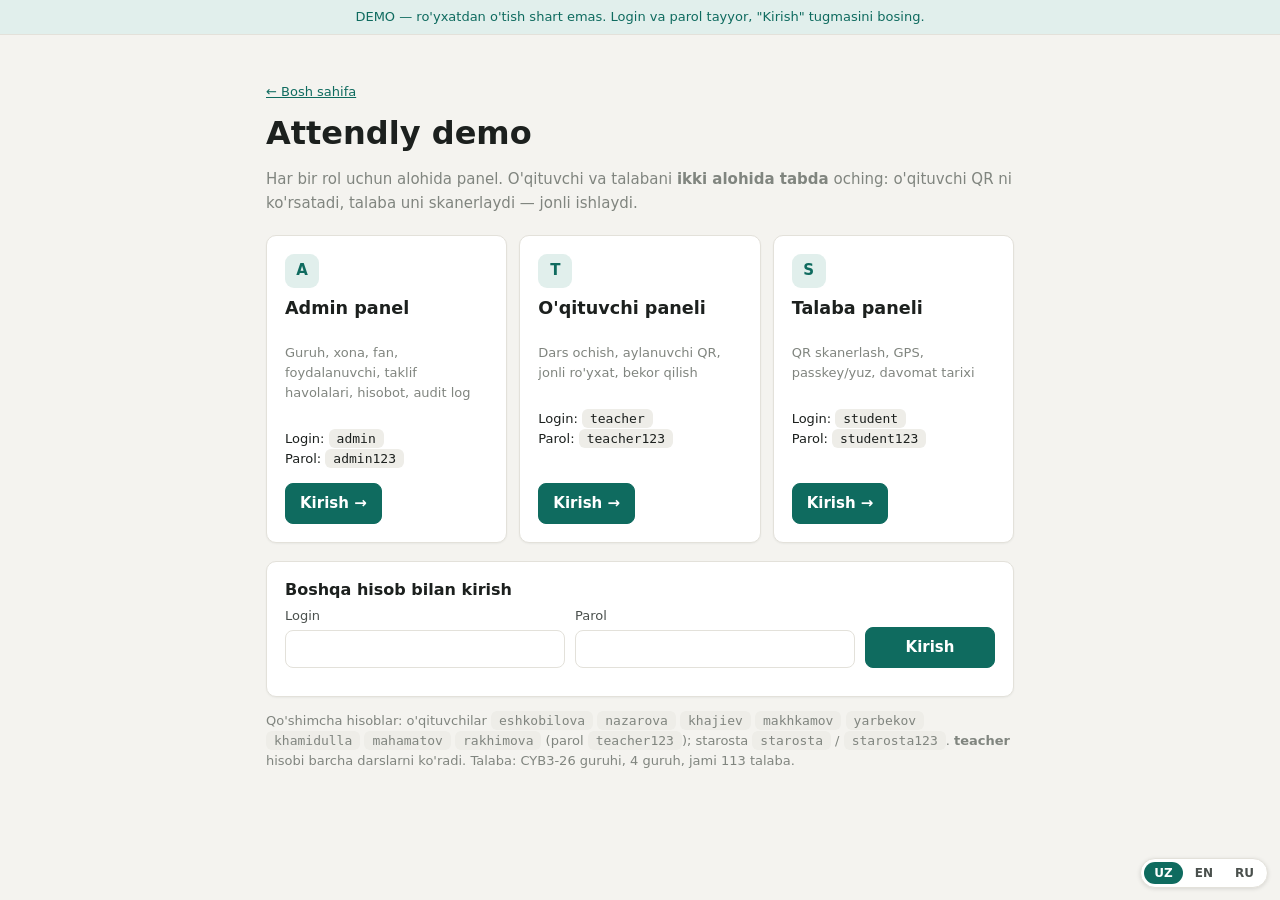
<file: docs/admin/index.html>
<!doctype html><html lang="uz"><head><meta charset="utf-8"><meta name="viewport" content="width=device-width,initial-scale=1"><title>Attendly — Admin</title><link rel="stylesheet" href="../assets/app.css"></head><body>
<script src="../assets/data.js"></script><script src="../assets/demo.js"></script><script src="../assets/extras.js"></script><script src="../assets/admin2.js"></script><script src="../assets/admin.js"></script><script src="../assets/i18n.js"></script></body></html>
</file>
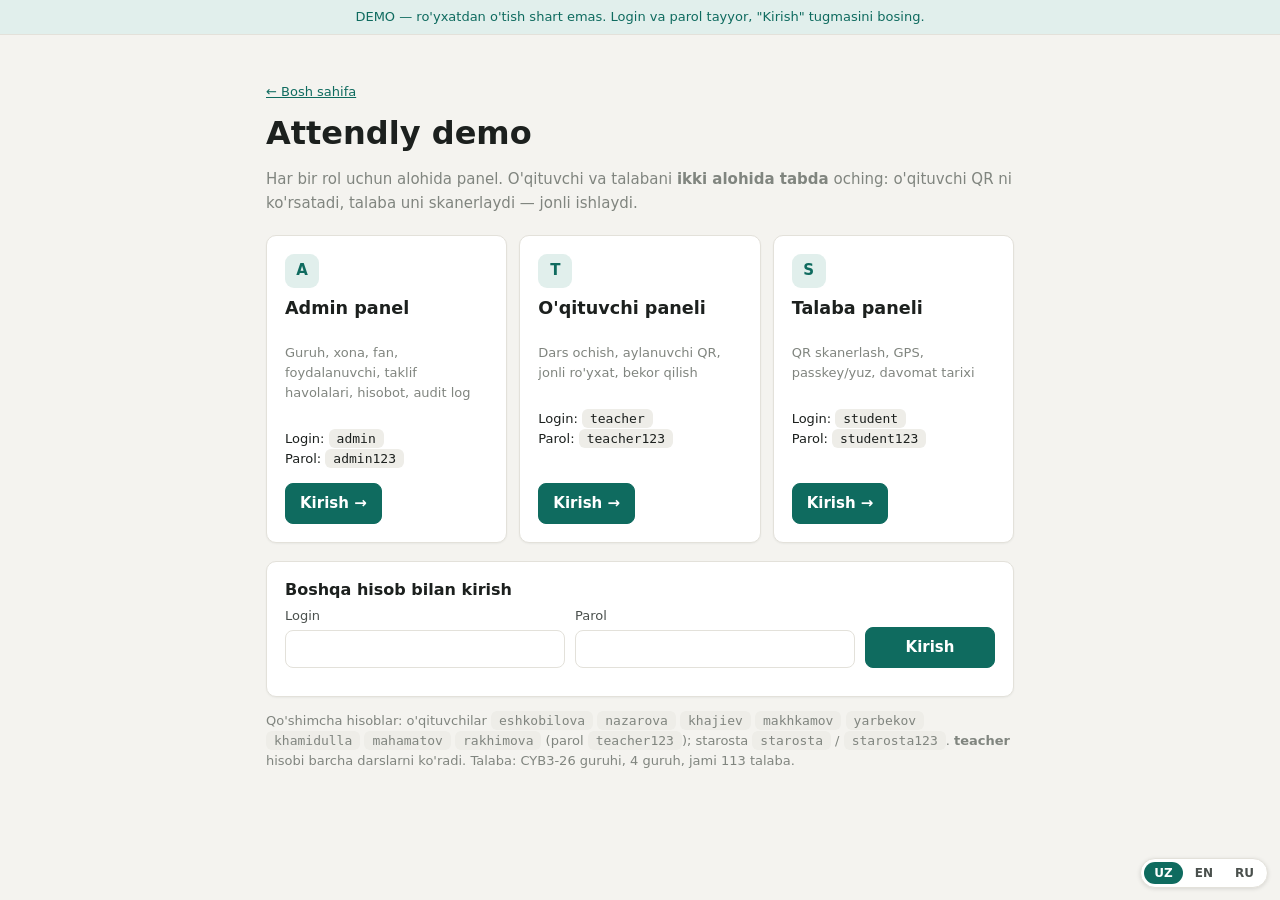
<file: docs/login.html>
<!doctype html><html lang="uz"><head><meta charset="utf-8"><meta name="viewport" content="width=device-width,initial-scale=1"><title>Attendly — Kirish</title><link rel="stylesheet" href="assets/app.css"></head><body>
<div class="banner">DEMO — ro'yxatdan o'tish shart emas. Login va parol tayyor, "Kirish" tugmasini bosing.</div>
<div class="hero"><a href="index.html" class="sm">← Bosh sahifa</a><h1 style="margin-top:10px">Attendly demo</h1>
<p class="muted">Har bir rol uchun alohida panel. O'qituvchi va talabani <b>ikki alohida tabda</b> oching: o'qituvchi QR ni ko'rsatadi, talaba uni skanerlaydi — jonli ishlaydi.</p>
<div class="roles" id="roles"></div>
<form class="card" id="f" style="margin-top:18px"><h3>Boshqa hisob bilan kirish</h3><div class="row"><label>Login<input id="l" autocomplete="username"></label><label>Parol<input id="p" type="password" autocomplete="current-password"></label><button class="btn p">Kirish</button></div><p class="sm muted" id="err" style="margin:0"></p></form>
<p class="sm muted">Qo'shimcha hisoblar: o'qituvchilar <span class="cred">eshkobilova</span> <span class="cred">nazarova</span> <span class="cred">khajiev</span> <span class="cred">makhkamov</span> <span class="cred">yarbekov</span> <span class="cred">khamidulla</span> <span class="cred">mahamatov</span> <span class="cred">rakhimova</span> (parol <span class="cred">teacher123</span>); starosta <span class="cred">starosta</span> / <span class="cred">starosta123</span>. <b>teacher</b> hisobi barcha darslarni ko'radi. Talaba: CYB3-26 guruhi, 4 guruh, jami 113 talaba.</p></div>
<script src="assets/data.js"></script><script src="assets/demo.js"></script><script>
const R=[['super_admin','Admin panel','admin','admin123',"Guruh, xona, fan, foydalanuvchi, taklif havolalari, hisobot, audit log"],
['teacher',"O'qituvchi paneli",'teacher','teacher123',"Dars ochish, aylanuvchi QR, jonli ro'yxat, bekor qilish"],
['student','Talaba paneli','student','student123',"QR skanerlash, GPS, passkey/yuz, davomat tarixi"]];
$('#roles').innerHTML=R.map(([r,t,l,p,d],i)=>`<div class="card"><div class="ico">${'ATS'[i]}</div><h2>${t}</h2><p class="sm muted">${d}</p><p class="sm">Login: <span class="cred">${l}</span><br>Parol: <span class="cred">${p}</span></p><button class="btn p" data-i="${i}">Kirish →</button></div>`).join('');
function go(l,p){const u=login(l,p);if(!u){$('#err').textContent="Login yoki parol noto'g'ri";return}location.href=HOME[u.role]+'/index.html'}
$$('#roles .btn').forEach(b=>b.onclick=()=>go(R[b.dataset.i][2],R[b.dataset.i][3]));
$('#f').onsubmit=e=>{e.preventDefault();go($('#l').value,$('#p').value)};
</script><script src="assets/i18n.js"></script></body></html>
</file>
<file: docs/assets/app.css>
/* Bitta aksent (chuqur yashil-ko'k) + iliq neytral ranglar. Animatsiya yo'q. */
:root{
  --bg:#f4f3ef;--surface:#ffffff;--sunken:#eeede8;--ink:#1c201e;--ink-2:#4a504d;--muted:#80857f;
  --line:#e3e1da;--accent:#0f6b5f;--accent-ink:#ffffff;--accent-soft:#e1efec;
  --ok:#17794a;--warn:#9a6a10;--bad:#b23b3b;--ok-soft:#e2f1e8;--warn-soft:#f6ecd5;--bad-soft:#f7e4e2;
  --r:10px;--shadow:0 1px 2px rgba(28,32,30,.05)
}
@media (prefers-color-scheme:dark){:root{
  --bg:#121514;--surface:#1a1e1c;--sunken:#161918;--ink:#eef0ed;--ink-2:#b7bcb7;--muted:#858a85;
  --line:#2b302d;--accent:#4fb5a3;--accent-ink:#0c1412;--accent-soft:#17302b;
  --ok:#5cc58c;--warn:#d6a845;--bad:#e27d7a;--ok-soft:#16291f;--warn-soft:#2a2314;--bad-soft:#2d1a19;--shadow:none}}
*{box-sizing:border-box}
body{margin:0;background:var(--bg);color:var(--ink);font:15px/1.55 system-ui,-apple-system,"Segoe UI",Roboto,sans-serif}
a{color:var(--accent)}h1,h2,h3{margin:0;line-height:1.25;font-weight:650}h1{font-size:1.6rem}h2{font-size:1.1rem;margin-bottom:10px}h3{font-size:1rem;margin-bottom:6px}
.mono{font-family:ui-monospace,Menlo,Consolas,monospace;font-variant-numeric:tabular-nums}
.banner{background:var(--accent-soft);color:var(--accent);text-align:center;font-size:13px;padding:7px 12px;border-bottom:1px solid var(--line)}
.top{display:flex;align-items:center;gap:10px;padding:10px 18px;background:var(--surface);border-bottom:1px solid var(--line);flex-wrap:wrap}
.brand{font-weight:700;letter-spacing:-.01em}.brand:before{content:"";display:inline-block;width:10px;height:10px;border-radius:3px;background:var(--accent);margin-right:8px}
.top .sp{flex:1}.pill{font-size:12px;padding:2px 10px;border-radius:99px;background:var(--accent-soft);color:var(--accent);font-weight:600}
.wrap{max-width:1020px;margin:0 auto;padding:20px 16px 48px}
.tabs{display:flex;gap:4px;overflow-x:auto;margin-bottom:18px;border-bottom:1px solid var(--line)}
.tab{border:0;border-bottom:2px solid transparent;background:none;color:var(--ink-2);padding:9px 14px;cursor:pointer;white-space:nowrap;font:inherit;margin-bottom:-1px}
.tab:hover{color:var(--ink)}.tab.on{color:var(--accent);border-bottom-color:var(--accent);font-weight:600}
.card{background:var(--surface);border:1px solid var(--line);border-radius:var(--r);padding:18px;margin-bottom:14px;box-shadow:var(--shadow)}
.grid{display:grid;gap:12px;grid-template-columns:repeat(auto-fit,minmax(140px,1fr));margin-bottom:14px}.grid .card{margin:0}
.stat b{display:block;font-size:1.75rem;line-height:1.1;letter-spacing:-.02em}.stat span{color:var(--muted);font-size:13px}
table{width:100%;border-collapse:collapse;font-size:14px}th,td{text-align:left;padding:9px 8px;border-bottom:1px solid var(--line);vertical-align:middle}
tbody tr:last-child td{border-bottom:0}tbody tr:hover td{background:var(--sunken)}
th{color:var(--muted);font-weight:600;font-size:11.5px;text-transform:uppercase;letter-spacing:.05em}
.tw{overflow-x:auto}
input,select{font:inherit;padding:8px 10px;border:1px solid var(--line);border-radius:8px;background:var(--surface);color:var(--ink);max-width:100%}
input:focus,select:focus{outline:2px solid var(--accent-soft);border-color:var(--accent)}
label{display:block;font-size:13px;color:var(--ink-2);margin-bottom:10px}label input,label select{display:block;width:100%;margin-top:4px}
.row{display:flex;gap:10px;flex-wrap:wrap;align-items:end}.row>*{flex:1;min-width:130px}.row>.btn{flex:0 0 auto;margin-bottom:10px}
.btn{font:inherit;border:1px solid var(--line);background:var(--surface);color:var(--ink);padding:8px 14px;border-radius:8px;cursor:pointer}
.btn:hover{background:var(--sunken)}
.btn.p{background:var(--accent);color:var(--accent-ink);border-color:var(--accent);font-weight:600}.btn.p:hover{filter:brightness(1.07)}
.btn.d{color:var(--bad)}.btn.sm{padding:3px 10px;font-size:13px}.btn:disabled{opacity:.5;cursor:default}
.tag{font-size:12px;padding:2px 9px;border-radius:99px;font-weight:600;white-space:nowrap}
.tag.ok{background:var(--ok-soft);color:var(--ok)}.tag.warn{background:var(--warn-soft);color:var(--warn)}.tag.bad{background:var(--bad-soft);color:var(--bad)}.tag.n{background:var(--sunken);color:var(--ink-2)}
.muted{color:var(--muted)}.sm{font-size:13px}
.toast{position:fixed;left:50%;bottom:22px;transform:translateX(-50%);background:var(--ink);color:var(--bg);padding:10px 16px;border-radius:10px;z-index:20;max-width:90vw}
.qrbox{background:#fff;padding:16px;border-radius:12px;display:inline-block;line-height:0;border:1px solid var(--line)}.qrbox svg{width:min(70vw,300px);height:auto}
.bar{height:6px;background:var(--sunken);border-radius:9px;overflow:hidden}.bar i{display:block;height:100%;background:var(--accent)}
.steps{list-style:none;padding:0;margin:12px 0}.steps li{padding:10px 0;border-bottom:1px solid var(--line);display:flex;gap:10px}.steps li:last-child{border:0}
.cred{font-family:ui-monospace,Menlo,monospace;background:var(--sunken);padding:2px 8px;border-radius:6px;font-size:13px}
.hero{max-width:780px;margin:5vh auto;padding:0 16px}.hero h1{font-size:2rem;margin-bottom:6px}
.roles{display:grid;gap:12px;grid-template-columns:repeat(auto-fit,minmax(220px,1fr));margin-top:20px}.roles .card{margin:0;display:flex;flex-direction:column}.roles .card .btn{margin-top:auto;align-self:flex-start}
.ico{width:34px;height:34px;border-radius:9px;background:var(--accent-soft);color:var(--accent);display:grid;place-items:center;font-weight:700;margin-bottom:10px}
@media(max-width:560px){.wrap{padding:14px 12px}.top{padding:10px 12px}}

.slot{min-width:120px;padding:6px 8px;border-radius:8px;background:var(--accent-soft);line-height:1.35}
.slot b{font-size:13px}

.vfm i{position:absolute;width:34px;height:34px;border:4px solid #fff;opacity:.9}
.vfm i:nth-child(1){left:14%;top:12%;border-right:0;border-bottom:0;border-radius:10px 0 0 0}
.vfm i:nth-child(2){right:14%;top:12%;border-left:0;border-bottom:0;border-radius:0 10px 0 0}
.vfm i:nth-child(3){left:14%;bottom:18%;border-right:0;border-top:0;border-radius:0 0 0 10px}
.vfm i:nth-child(4){right:14%;bottom:18%;border-left:0;border-top:0;border-radius:0 0 10px 0}
.vfl{position:absolute;left:14%;right:14%;top:50%;height:2px;background:#3b82f6;box-shadow:0 0 8px #3b82f6}

/* jadval (edupage uslubi) */
.tt{border-collapse:collapse;table-layout:fixed;min-width:880px;width:100%;background:var(--surface)}
.tt th,.tt td{border:1px solid #c9c8c1;padding:0;text-align:center;vertical-align:middle;height:76px;font-size:12px}
.tt thead th{height:auto;padding:6px 2px;background:var(--surface);text-transform:none;letter-spacing:0;color:var(--ink)}
.tt .tth b{display:block;font-size:17px}.tt .tth span{font-size:11px;font-weight:600;color:var(--ink-2)}
.tt .ttd{width:62px;font:italic 400 24px Georgia,serif;background:var(--surface);color:var(--ink)}
.tt tbody tr:hover td{background:inherit}
.tc{--c:#ddd;height:100%;min-height:75px;padding:4px 3px;display:flex;flex-direction:column;justify-content:space-between;background:var(--c);color:#111}
.tc i{font-size:9.5px;font-weight:700;font-style:italic;letter-spacing:.01em}
.tc b{font-size:13.5px;line-height:1.2}.tc em{font-size:10px;font-style:normal;opacity:.75}.tc span{font-size:11px;font-weight:600}
.s-MATH{--c:#fbc8f4}.s-ENG{--c:#fcfcc2}.s-PHY{--c:#b9d1fa}.s-PROG{--c:#e4b4e2}.s-PROG.k-lec{--c:#fde0dc}.s-PHS{--c:#eab9f7}.s-NHU{--c:#eab9f7}
.s-MATH.k-lec{--c:#c5f5dc}.s-PHY.k-lec{--c:#e1de84}
@media (prefers-color-scheme:dark){.tt th,.tt td{border-color:#3a3f3c}.tc{background:color-mix(in srgb,var(--c) 30%,var(--surface));color:var(--ink)}}
</file>
